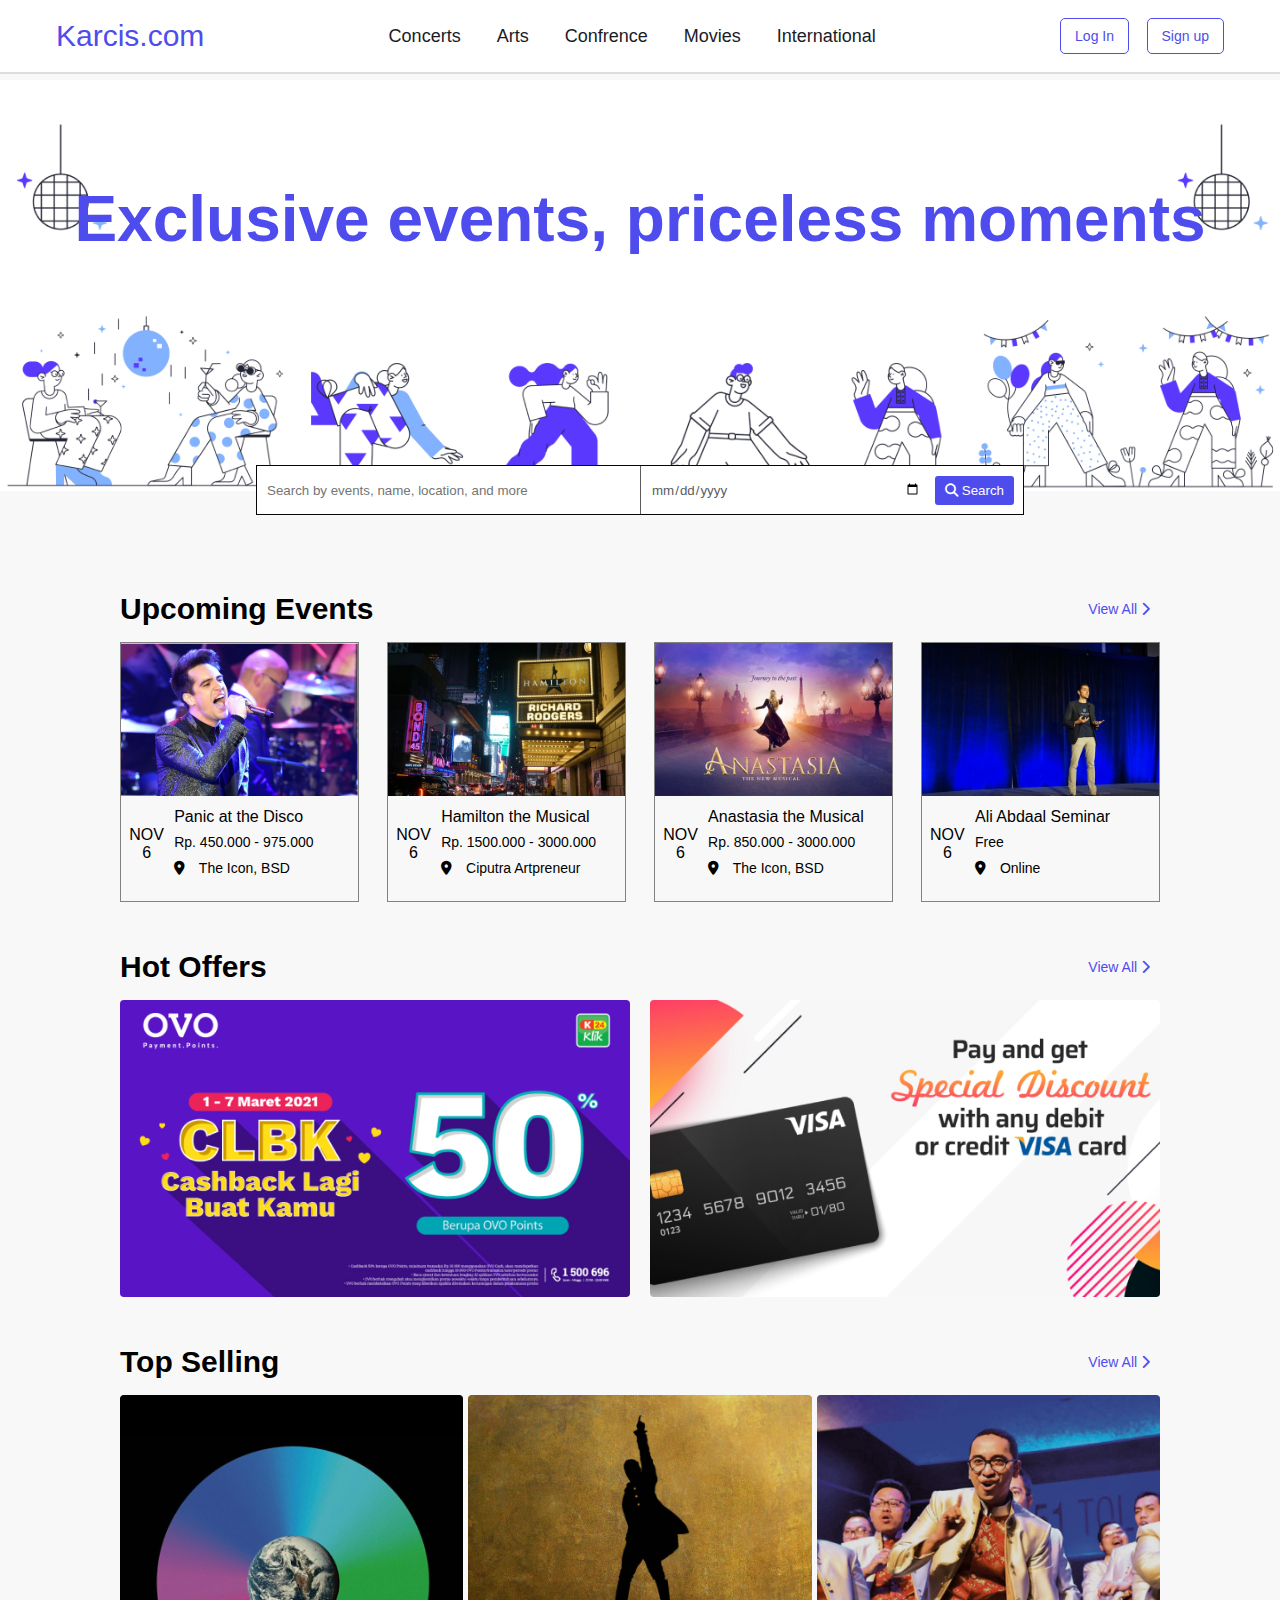
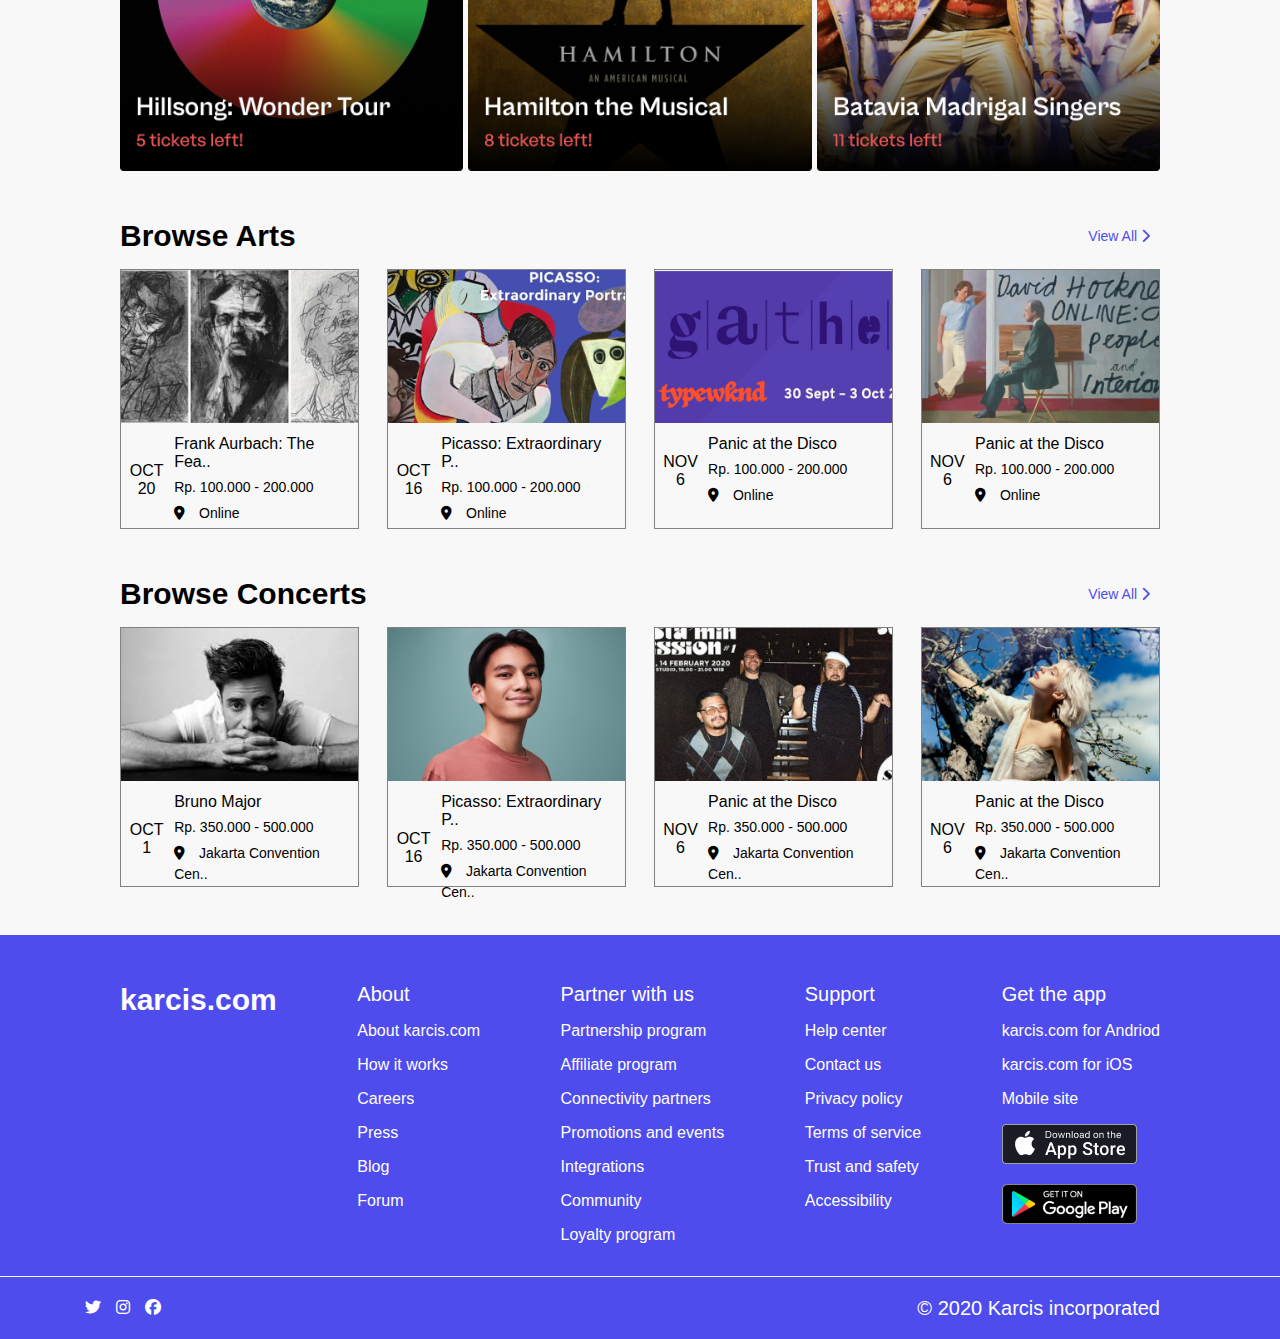
<file: index.html>
<!DOCTYPE html>
<html lang="en">
<head>
    <meta charset="UTF-8">
    <meta http-equiv="X-UA-Compatible" content="IE=edge">
    <meta name="viewport" content="width=device-width, initial-scale=1.0">
    <!-- font awesome -->
    <link rel="stylesheet" href="https://cdnjs.cloudflare.com/ajax/libs/font-awesome/6.5.1/css/all.min.css">
    
    <!-- Grotesk font -->
    <link href="https://fonts.cdnfonts.com/css/cabinet-grotesk" rel="stylesheet">
    <link rel="stylesheet" href="styles.css">
    <title>Karcis</title>
</head>
<body>
    <header class="header">
        <h4 class="nav-title-text">Karcis.com</h4>
        <ul class="nav-list">
            <li><a href="#">Concerts</a></li>
            <li><a href="#">Arts</a></li>
            <li><a href="#">Confrence</a></li>
            <li><a href="#">Movies</a></li>
            <li><a href="#">International</a></li>
        </ul>
        <div class="btn">
            <button class="nav-btn" id="log-in">Log In</button>
            <button class="nav-btn" id="sign-up">Sign up</button>
        </div>
        <div id="dropdown-menu" class="dropdown-menu">
            <i class="fa-solid fa-bars"></i>
        </div>
    </header>
    <div class="dropdown-list">
        <div class="logo">
            <i class="fa-solid fa-xmark" id="close-side-bar"></i>
        </div>
        <ul class="nav-list">
            <li><a href="#">Concerts</a></li>
            <li><a href="#">Arts</a></li>
            <li><a href="#">Confrence</a></li>
            <li><a href="#">Movies</a></li>
            <li><a href="#">International</a></li>
        </ul>
        <div class="btn">
            <button class="nav-btn" id="log-in">Log In</button>
            <button class="nav-btn" id="sign-up">Sign up</button>
        </div>
    </div>
    <main>
        <div class="hero">
            <h1 class="main-title">Exclusive events, priceless moments</h1>
            <div class="hero-search search">
                <input type="text" id="search-event" placeholder="Search by events, name, location, and more">
                <input type="date" id="search-date" placeholder="Select date">
                <button id="search-btn"><i class="fa-solid fa-magnifying-glass"></i> Search</button>
            </div>
        </div>
        <section>
            <div class="section-title">
                <h4>Upcoming Events</h4>
                <p class="view-all">View All <i class="fa-sharp fa-solid fa-chevron-right"></i></p>
            </div>
            <div id="events" class="events"></div>
        </section>
        <section>
            <div class="section-title">
                <h4>Hot Offers</h4>
                <p class="view-all">View All <i class="fa-sharp fa-solid fa-chevron-right"></i></p>
            </div>
            <div id="offers" class="offers">
                <img src="./Assets/hotOffers/ovo.png" alt="Ovo card">
                <img src="./Assets/hotOffers/visa.png" alt="Visa Card">
            </div>
        </section>
        <section>
            <div class="section-title">
                <h4>Top Selling</h4>
                <p class="view-all">View All <i class="fa-sharp fa-solid fa-chevron-right"></i></p>
            </div>
            <div id="selling" class="selling">
                <img src="./Assets/topSelling/hillsong.png" alt="hillsong">
                <img src="./Assets/topSelling/hamilton.png" alt="hamilton">
                <img src="./Assets/topSelling/batavia.png" alt="batavia">
            </div>
        </section>
        <section>
            <div class="section-title">
                <h4>Browse Arts</h4>
                <p class="view-all">View All <i class="fa-sharp fa-solid fa-chevron-right"></i></p>
            </div>
            <div id="arts" class="arts"></div>
        </section>
        <section>
            <div class="section-title">
                <h4>Browse Concerts</h4>
                <p class="view-all">View All <i class="fa-sharp fa-solid fa-chevron-right"></i></p>
            </div>
            <div id="concerts" class="concerts"></div>
        </section>
    </main>
    <footer>
        <div class="footer-top">
            <div>
                <h4>karcis.com</h4>
            </div>
            
            <ul class="footer-list">
                <li><a class="footer-title" href="#">About</a></li>
                <li><a href="#">About karcis.com</a></li>
                <li><a href="#">How it works</a></li>
                <li><a href="#">Careers</a></li>
                <li><a href="#">Press</a></li>
                <li><a href="#">Blog</a></li>
                <li><a href="#">Forum</a></li>
            </ul>

            <ul class="footer-list">
                <li><a class="footer-title" href="#">Partner with us</a></li>
                <li><a href="#">Partnership program</a></li>
                <li><a href="#">Affiliate program</a></li>
                <li><a href="#">Connectivity partners</a></li>
                <li><a href="#">Promotions and events</a></li>
                <li><a href="#">Integrations</a></li>
                <li><a href="#">Community</a></li>
                <li><a href="#">Loyalty program</a></li>
            </ul>
            
            <ul class="footer-list">
                <li><a class="footer-title" href="#">Support</a></li>
                <li><a href="#">Help center</a></li>
                <li><a href="#">Contact us</a></li>
                <li><a href="#">Privacy policy</a></li>
                <li><a href="#">Terms of service</a></li>
                <li><a href="#">Trust and safety</a></li>
                <li><a href="#">Accessibility</a></li>
            </ul>
            
            <ul class="footer-list">
                <li><a class="footer-title" href="#">Get the app</a></li>
                <li><a href="#">karcis.com for Andriod</a></li>
                <li><a href="#">karcis.com for iOS</a></li>
                <li><a href="#">Mobile site</a></li>
                <li><a href="#"><img src="./Assets/appstore.png"></a></li>
                <li><a href="#"><img src="./Assets/googleplay.png" alt=""></a></li>
            </ul>
        </div>

        <div class="footer-bottom">
            <ul class="footer-list">
                <li><a href="#"><i class="fa-brands fa-twitter"></i></a></li>
                <li><a href="#"><i class="fa-brands fa-instagram"></i></a></li>
                <li><a href="#"><i class="fa-brands fa-facebook"></i></a></li>
            </ul>
    
            <div>
                <p>&copy 2020 Karcis incorporated</p>
            </div>
        </div>
    </footer>
    
    <script src="script.js" type="module"></script>
</body>
</html>
</file>
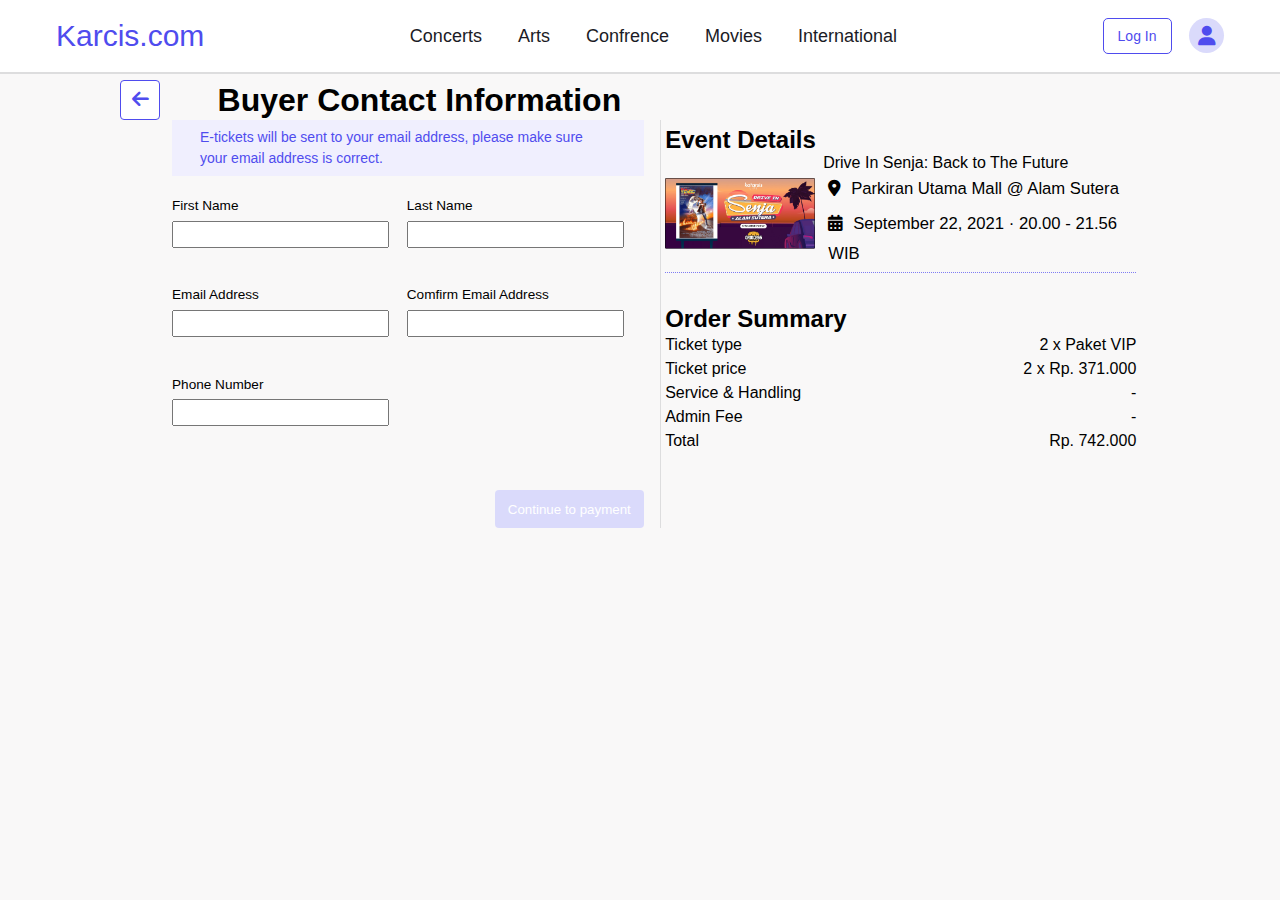
<file: checkout.html>
<!DOCTYPE html>
<html lang="en">
<head>
    <meta charset="UTF-8">
    <meta http-equiv="X-UA-Compatible" content="IE=edge">
    <meta name="viewport" content="width=device-width, initial-scale=1.0">
    <!-- font awesome -->
    <link rel="stylesheet" href="https://cdnjs.cloudflare.com/ajax/libs/font-awesome/6.5.1/css/all.min.css">
    
    <!-- Grotesk font -->
    <link href="https://fonts.cdnfonts.com/css/cabinet-grotesk" rel="stylesheet">
    <link rel="stylesheet" href="styles.css">
    <title>Karcis</title>
</head>
<body>
    <header class="header">
        <h4 class="nav-title-text">Karcis.com</h4>
        <ul class="nav-list">
            <li><a href="#">Concerts</a></li>
            <li><a href="#">Arts</a></li>
            <li><a href="#">Confrence</a></li>
            <li><a href="#">Movies</a></li>
            <li><a href="#">International</a></li>
        </ul>
        <div class="btn">
            <button class="nav-btn" id="log-in">Log In</button>
            <button class="nav-btn" id="user"><i class="fa-solid fa-user"></i></button>
        </div>
        <div id="dropdown-menu" class="dropdown-menu">
            <i class="fa-solid fa-bars"></i>
        </div>
    </header>

    <main>
        <section>
            <div class="ticket-div-title">
                <button class="left-arrow"><i class="fa-solid fa-arrow-left"></i></button>
                <h3>Buyer Contact Information</h3>
            </div>
            <div class="checkout-container">
                <div class="left-items">
                    <div class="ticket-checkout-info">
                        <p>E-tickets will be sent to your email address, please make sure your email address is correct.</p>
                    </div>
                    <form action="">
                        <div class="inputs">
                            <div>
                                <label for="firstname">First Name</label><br>
                                <input type="text" name="firstname" id="firstname" required>
                            </div>
                            <div>
                                <label for="lastname">Last Name</label><br>
                                <input type="text" name="lastname" id="lastname" required>
                            </div>
                            <div>
                                <label for="email">Email Address</label><br>
                                <input type="email" name="email" id="email" required>
                            </div>
                            <div>
                                <label for="comfirm-email">Comfirm Email Address</label><br>
                                <input type="email" name="comfirm-email" id="comfirm-email" required>
                            </div>
                            <div>
                                <label for="phone">Phone Number</label><br>
                                <input type="phone" name="phone" id="phone" required>
                            </div>
                        </div>
                        <div class="btn-payment-div">
                            <button class="btn-payment disabled" id="continue-to-payment" type="submit" >Continue to payment</button>
                        </div>
                    </form>
                </div>

                <div class="right-items">
                    <div class="checkout-event">
                        <h4>Event Details</h4>
                        <div class="img-description">
                            <img src="./Assets/senja-ticket.png" alt="Senja">
                            <div class="text-desc">
                                <h5>Drive In Senja: Back to The Future</h5>
                                <p><small><i class="fa-solid fa-location-dot"></i>Parkiran Utama Mall @ Alam Sutera</small></p>
                                <p><small><i class="fa-solid fa-calendar-days"></i>September 22, 2021 · 20.00 - 21.56 WIB</small></p>
                            </div>
                        </div>
                    </div>
                    <div class="checkout-order-sum">
                        <h4>Order Summary</h4>
                        <div class="order-price">
                            <p>Ticket type <span class="align-right" id="ticket-type">2 x Paket VIP</span></p>
                        </div>
                        <div class="order-price">
                            <p>Ticket price <span class="align-right" id="ticket-price">2 x Rp. 371.000</span></p>
                            <p>Service & Handling <span class="align-right" id="service-handling">-</span></p>
                            <p>Admin Fee <span class="align-right" id="admin-fee">-</span></p>
                        </div>
                        <div class="total">
                            <p>Total <span class="align-right" id="total">Rp. 742.000</span></p>
                        </div>
                    </div>
                </div>
            </div>
        </section>
    </main>
   
    
    <script src="script.js" type="module"></script>
</body>
</html>
</file>
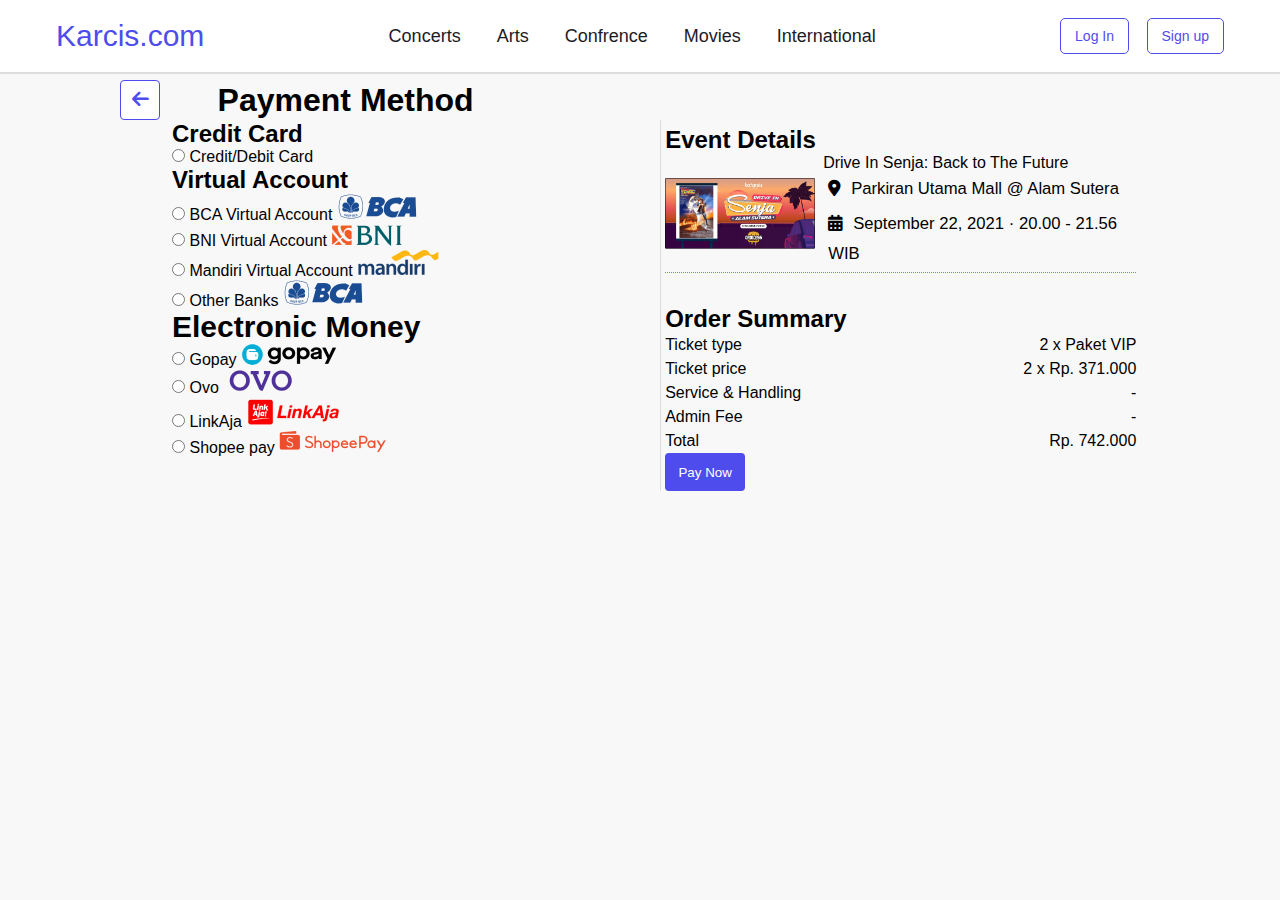
<file: paymentmethod.html>
<!DOCTYPE html>
<html lang="en">
<head>
    <meta charset="UTF-8">
    <meta http-equiv="X-UA-Compatible" content="IE=edge">
    <meta name="viewport" content="width=device-width, initial-scale=1.0">
    <!-- font awesome -->
    <link rel="stylesheet" href="https://cdnjs.cloudflare.com/ajax/libs/font-awesome/6.5.1/css/all.min.css">
    
    <!-- Grotesk font -->
    <link href="https://fonts.cdnfonts.com/css/cabinet-grotesk" rel="stylesheet">
    <link rel="stylesheet" href="styles.css">
    <title>Karcis</title>
</head>
<body>
    <header class="header">
        <h4 class="nav-title-text">Karcis.com</h4>
        <ul class="nav-list">
            <li><a href="#">Concerts</a></li>
            <li><a href="#">Arts</a></li>
            <li><a href="#">Confrence</a></li>
            <li><a href="#">Movies</a></li>
            <li><a href="#">International</a></li>
        </ul>
        <div class="btn">
            <button class="nav-btn" id="log-in">Log In</button>
            <button class="nav-btn" id="sign-up">Sign up</button>
        </div>
        <div id="dropdown-menu" class="dropdown-menu">
            <i class="fa-solid fa-bars"></i>
        </div>
    </header>

    <main>
        <section>
            <div class="ticket-div-title">
                <button class="left-arrow"><i class="fa-solid fa-arrow-left"></i></button>
                <h3>Payment Method</h3>
            </div>
            <div class="checkout-container">
                <div class="left-items">
                    <!-- Credit Cards -->
                    <h5>Credit Card</h5>
                    <div class="payment-divs">
                        <input type="radio" name="payment" id="credit-card" value="credit-card">
                        <label for="credit-card">Credit/Debit Card</label>
                    </div>
                    <!-- Virtual Accounts -->
                    <h5>Virtual Account</h5>
                    <div class="payment-divs">
                        <input type="radio" name="payment" id="bca-vit" value="bca-vit">
                        <label for="bca-vit">BCA Virtual Account</label>
                        <img src="./Assets/paymentIcons/bca.png" alt="BCA">
                    </div>
                    <div class="payment-divs">
                        <input type="radio" name="payment" id="bni-vit" value="bni-vit">
                        <label for="bni-vit">BNI Virtual Account</label>
                        <img src="./Assets/paymentIcons/bni.png" alt="BCA">
                    </div>
                    <div class="payment-divs">
                        <input type="radio" name="payment" id="mandiri-vit" value="mandiri-vit">
                        <label for="mandiri-vit">Mandiri Virtual Account</label>
                        <img src="./Assets/paymentIcons/mandiri.png" alt="Mandiri">
                    </div>
                    <div class="payment-divs">
                        <input type="radio" name="payment" id="other-banks" value="other-banks">
                        <label for="other-banks">Other Banks</label>
                        <img src="./Assets/paymentIcons/bca.png" alt="Other Banks">
                    </div>
                    <!-- Electronic Money -->
                    <h4>Electronic Money</h4>
                    <div class="payment-divs">
                        <input type="radio" name="payment" id="gopay" value="gopay">
                        <label for="gopay">Gopay</label>
                        <img src="./Assets/paymentIcons/gopay.png" alt="Gopay">
                    </div>
                    <div class="payment-divs">
                        <input type="radio" name="payment" id="ovo" value="ovo">
                        <label for="ovo">Ovo</label>
                        <img src="./Assets/paymentIcons/ovo.png" alt="Ovo">
                    </div>
                    <div class="payment-divs">
                        <input type="radio" name="payment" id="linkaja" value="linkaja">
                        <label for="linkaja">LinkAja</label>
                        <img src="./Assets/paymentIcons/linkaja.png" alt="LinkAja">
                    </div>
                    <div class="payment-divs">
                        <input type="radio" name="payment" id="shopee-pay" value="shopee-pay">
                        <label for="shopee-pay">Shopee pay</label>
                        <img src="./Assets/paymentIcons/shopeepay.png" alt="Shopee pay">
                    </div>
                </div>

                <div class="right-items">
                    <div class="checkout-event">
                        <h4>Event Details</h4>
                        <div class="img-description">
                            <img src="./Assets/senja-ticket.png" alt="Senja">
                            <div class="text-desc">
                                <h5>Drive In Senja: Back to The Future</h5>
                                <p><small><i class="fa-solid fa-location-dot"></i>Parkiran Utama Mall @ Alam Sutera</small></p>
                                <p><small><i class="fa-solid fa-calendar-days"></i>September 22, 2021 · 20.00 - 21.56 WIB</small></p>
                            </div>
                        </div>
                    </div>
                    <div class="checkout-order-sum">
                        <h4>Order Summary</h4>
                        <div class="order-price">
                            <p>Ticket type <span class="align-right" id="ticket-type">2 x Paket VIP</span></p>
                        </div>
                        <div class="order-price">
                            <p>Ticket price <span class="align-right" id="ticket-price">2 x Rp. 371.000</span></p>
                            <p>Service & Handling <span class="align-right" id="service-handling">-</span></p>
                            <p>Admin Fee <span class="align-right" id="admin-fee">-</span></p>
                        </div>
                        <div class="total">
                            <p>Total <span class="align-right" id="total">Rp. 742.000</span></p>
                        </div>
                        <div>
                            <button class="btn-payment" id="pay-now">Pay Now</button>
                        </div>
                    </div>
                </div>
      
            </div>
        </section>
    </main>
    
    <script src="script.js" type="module"></script>
</body>
</html>
</file>
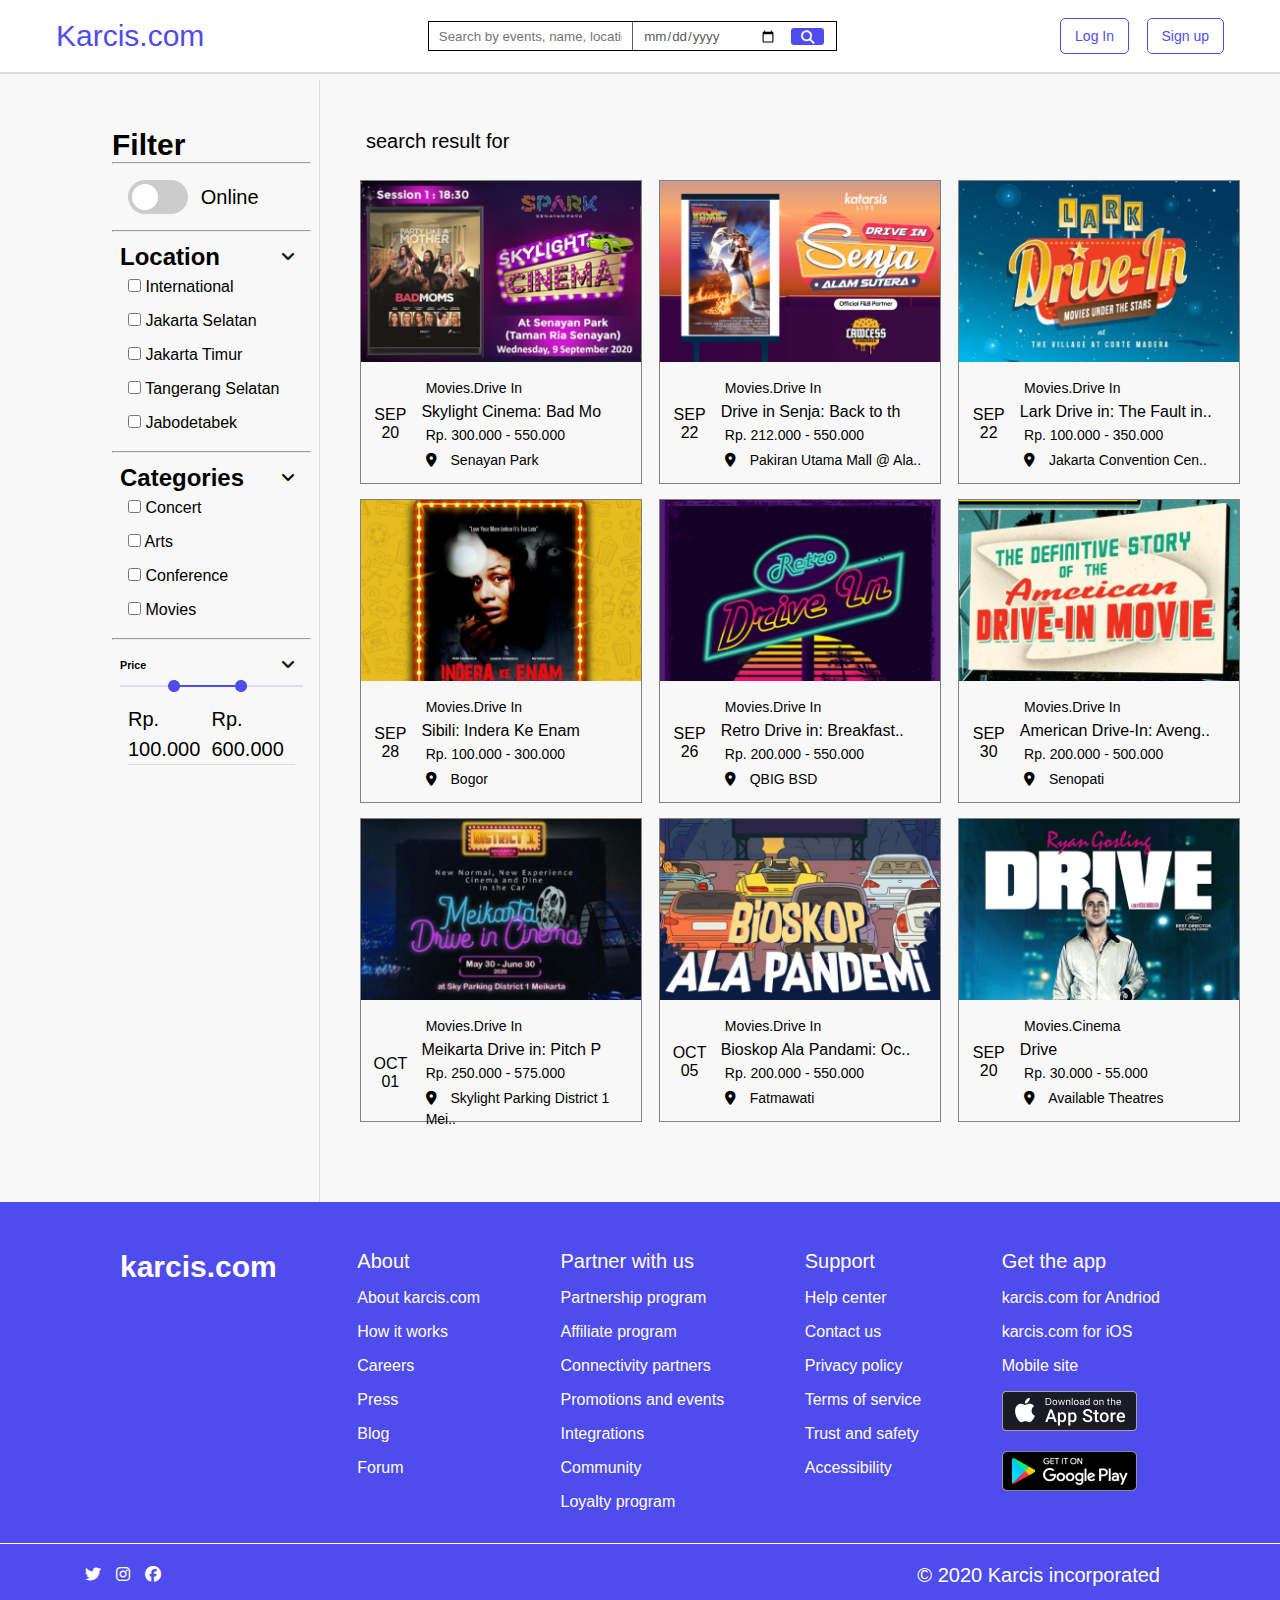
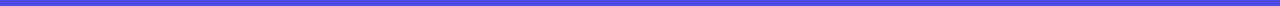
<file: search.html>
<!DOCTYPE html>
<html lang="en">
<head>
    <meta charset="UTF-8">
    <meta http-equiv="X-UA-Compatible" content="IE=edge">
    <meta name="viewport" content="width=device-width, initial-scale=1.0">
    <!-- font awesome -->
    <link rel="stylesheet" href="https://cdnjs.cloudflare.com/ajax/libs/font-awesome/6.5.1/css/all.min.css">
    <!-- Grotesk font -->
    <link href="https://fonts.cdnfonts.com/css/cabinet-grotesk" rel="stylesheet">
    <link rel="stylesheet" href="styles.css">
    <title>Document</title>
</head>
<body>
    <!-- Nav Bar -->
    <header class="header">
        <h4 class="nav-title-text">Karcis.com</h4>
        <div class="nav-search search">
            <input type="text" id="search-event" placeholder="Search by events, name, location, and more">
            <input type="date" id="search-date" placeholder="Select date">
            <button id="search-btn"><i class="fa-solid fa-magnifying-glass"></i></button>
        </div>
        <div class="btn">
            <button class="nav-btn" id="log-in">Log In</button>
            <button class="nav-btn" id="sign-up">Sign up</button>
        </div>
        <div id="dropdown-menu" class="dropdown-menu">
            <i class="fa-solid fa-bars"></i>
        </div>
    </header>
    <div class="dropdown-list">
        <div class="logo">
            <i class="fa-solid fa-xmark" id="close-side-bar"></i>
        </div>
        <div class="btn">
            <button class="nav-btn" id="log-in">Log In</button>
            <button class="nav-btn" id="sign-up">Sign up</button>
        </div>
    </div>
    <main class="search-main">
        <!-- Side Bar -->
        <div class="side-bar">
            <h4>Filter</h4>
            <hr>
            <div class="slider-container">
                <label class="switch">
                    <input type="checkbox">
                    <span class="slider round"></span>
                </label>
                    <p>Online</p>
            </div>
            <hr>
            <!-- Location -->
            <div class="location">
                <div class="filter-heading">
                    <h5>Location</h5>
                    <div>
                        <i class="angleDown fa-solid fa-angle-down" id="angleDown"></i>
                    </div>
                </div>
                <div class="filter-list">
                    <div class="checkbox">
                        <input type="checkbox" name="check" id="">
                        <label for="text">International</label>
                    </div>
                    <div class="checkbox">
                        <input type="checkbox" name="check" id="">
                        <label for="text">Jakarta Selatan</label>
                    </div>
                    <div class="checkbox">
                        <input type="checkbox" name="check" id="">
                        <label for="text">Jakarta Timur</label>
                    </div>
                    <div class="checkbox">
                        <input type="checkbox" name="check" id="">
                        <label for="text">Tangerang Selatan</label>
                    </div>
                    <div class="checkbox">
                        <input type="checkbox" name="check" id="">
                        <label for="text">Jabodetabek</label>
                    </div>
                </div>
            </div>
            <hr>
            <!-- Categories -->
            <div class="categories">
                <div class="filter-heading">
                    <h5>Categories</h5>
                    <div>
                        <i class="angleDown fa-solid fa-angle-down" id="angleDown"></i>
                    </div>
                </div>
                <div class="filter-list">
                    <div class="checkbox">
                        <input type="checkbox" name="check" id="">
                        <label for="text">Concert</label>
                    </div>
                    <div class="checkbox">
                        <input type="checkbox" name="check" id="">
                        <label for="text">Arts</label>
                    </div>
                    <div class="checkbox">
                        <input type="checkbox" name="check" id="">
                        <label for="text">Conference</label>
                    </div>
                    <div class="checkbox">
                        <input type="checkbox" name="check" id="">
                        <label for="text">Movies</label>
                    </div>
                </div>
            </div>
            <hr>
            <!-- Price -->
            <div class="price">
                <div class="filter-heading">
                    <h6>Price</h6>
                    <div>
                        <i class="angleDown fa-solid fa-angle-down" id="angleDown"></i>
                    </div>
                </div>
                <div class="filter-list">
                   <img src="./Assets/search/slider.png" alt="slider">
                   <div class="price-amount">
                       <p>Rp. 100.000</p>
                       <p>Rp. 600.000</p>
                   </div>
                </div>
            </div>
        </div>
        <!-- Search field for small Screens only -->
        <div class="body-search search">
            <input type="text" id="search-event" placeholder="Search by events, name, location, and more">
            <input type="date" id="search-date" placeholder="Select date">
            <button id="search-btn"><i class="fa-solid fa-magnifying-glass"></i>Search</button>
        </div>
        <!-- Search Display -->
        <div class="search-display" id="search-display">
            <p id="search-result">search result for</p>
            <div class="display-container" id="display-container"></div>
        </div>
    </main>

    <footer>
        <div class="footer-top">
            <div>
                <h4>karcis.com</h4>
            </div>
            
            <ul class="footer-list">
                <li><a class="footer-title" href="#">About</a></li>
                <li><a href="#">About karcis.com</a></li>
                <li><a href="#">How it works</a></li>
                <li><a href="#">Careers</a></li>
                <li><a href="#">Press</a></li>
                <li><a href="#">Blog</a></li>
                <li><a href="#">Forum</a></li>
            </ul>

            <ul class="footer-list">
                <li><a class="footer-title" href="#">Partner with us</a></li>
                <li><a href="#">Partnership program</a></li>
                <li><a href="#">Affiliate program</a></li>
                <li><a href="#">Connectivity partners</a></li>
                <li><a href="#">Promotions and events</a></li>
                <li><a href="#">Integrations</a></li>
                <li><a href="#">Community</a></li>
                <li><a href="#">Loyalty program</a></li>
            </ul>
            
            <ul class="footer-list">
                <li><a class="footer-title" href="#">Support</a></li>
                <li><a href="#">Help center</a></li>
                <li><a href="#">Contact us</a></li>
                <li><a href="#">Privacy policy</a></li>
                <li><a href="#">Terms of service</a></li>
                <li><a href="#">Trust and safety</a></li>
                <li><a href="#">Accessibility</a></li>
            </ul>
            
            <ul class="footer-list">
                <li><a class="footer-title" href="#">Get the app</a></li>
                <li><a href="#">karcis.com for Andriod</a></li>
                <li><a href="#">karcis.com for iOS</a></li>
                <li><a href="#">Mobile site</a></li>
                <li><a href="#"><img src="./Assets/appstore.png"></a></li>
                <li><a href="#"><img src="./Assets/googleplay.png" alt=""></a></li>
            </ul>
        </div>

        <div class="footer-bottom">
            <ul class="footer-list">
                <li><a href="#"><i class="fa-brands fa-twitter"></i></a></li>
                <li><a href="#"><i class="fa-brands fa-instagram"></i></a></li>
                <li><a href="#"><i class="fa-brands fa-facebook"></i></a></li>
            </ul>
    
            <div>
                <p>&copy 2020 Karcis incorporated</p>
            </div>
        </div>
    </footer>

    <script src="search.js" type="module"></script>
</body>
</html>
</file>
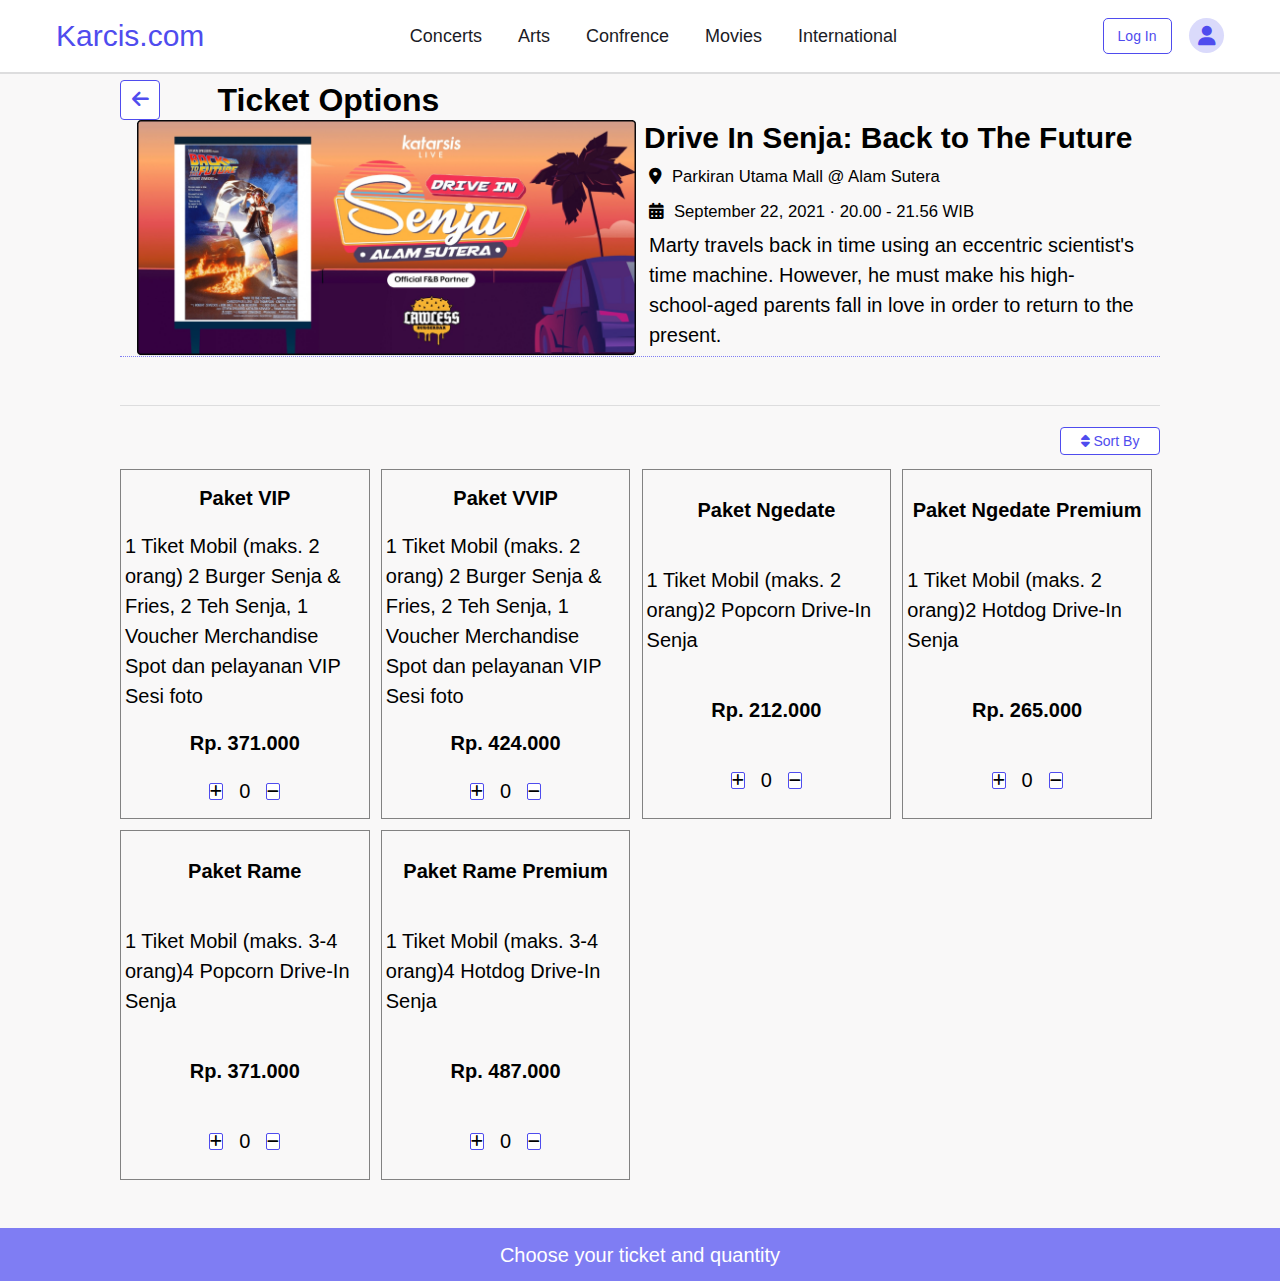
<file: ticketInfo.html>
<!DOCTYPE html>
<html lang="en">
<head>
    <meta charset="UTF-8">
    <meta http-equiv="X-UA-Compatible" content="IE=edge">
    <meta name="viewport" content="width=device-width, initial-scale=1.0">
     <!-- font awesome -->
     <link rel="stylesheet" href="https://cdnjs.cloudflare.com/ajax/libs/font-awesome/6.5.1/css/all.min.css">
    
     <!-- Grotesk font -->
     <link href="https://fonts.cdnfonts.com/css/cabinet-grotesk" rel="stylesheet">
     <link rel="stylesheet" href="styles.css">
    <title>Karcis</title>
</head>
<body>
    <!-- NavBar -->
    <header class="header">
        <h4 class="nav-title-text">Karcis.com</h4>
        <ul class="nav-list">
            <li><a href="#">Concerts</a></li>
            <li><a href="#">Arts</a></li>
            <li><a href="#">Confrence</a></li>
            <li><a href="#">Movies</a></li>
            <li><a href="#">International</a></li>
        </ul>
        <div class="btn">
            <button class="nav-btn" id="log-in">Log In</button>
            <button class="nav-btn" id="user"><i class="fa-solid fa-user"></i></button>
        </div>
        <div id="dropdown-menu" class="dropdown-menu">
            <i class="fa-solid fa-bars"></i>
        </div>
    </header>
    <main>
        <section>
            <div class="ticket-div-title">
                <button class="left-arrow"><i class="fa-solid fa-arrow-left"></i></button>
                <h3>Ticket Options</h3>
            </div>
            <div class="img-description">
                <img src="./Assets/senja-ticket.png" alt="Senja">
                <div class="text-desc">
                    <h4>Drive In Senja: Back to The Future</h4>
                    <p><small><i class="fa-solid fa-location-dot"></i>Parkiran Utama Mall @ Alam Sutera</small></p>
                    <p><small><i class="fa-solid fa-calendar-days"></i>September 22, 2021 · 20.00 - 21.56 WIB</small></p>
                    <p>Marty travels back in time using an eccentric scientist's time machine. However, he must make his high-school-aged parents fall in love in order to return to the present.</p>
                </div>
            </div>
        </section>
        <section class="section-lower">
            <div class="btn-sort-div">
                <button class="btn-sort"><i class="fa-solid fa-sort"></i> Sort By</button>
            </div>
            <div class="price-pakets">
                <div class="paket-card">
                    <h5>Paket VIP</h5>
                    <p>1 Tiket Mobil (maks. 2 orang) 2 Burger Senja & Fries, 2 Teh Senja, 1 Voucher Merchandise Spot dan pelayanan VIP Sesi foto</p>
                    <h5>Rp. 371.000</h5>
                    <div class="quantity">
                        <button class="btn-paket"><i class="fa-solid fa-plus"></i></button>
                        <p>0</p>
                        <button class="btn-paket"><i class="fa-solid fa-minus"></i></button>
                    </div>
                </div>
                <div class="paket-card">
                    <h5>Paket VVIP</h5>
                    <p>1 Tiket Mobil (maks. 2 orang) 2 Burger Senja & Fries, 2 Teh Senja, 1 Voucher Merchandise Spot dan pelayanan VIP Sesi foto</p>
                    <h5>Rp. 424.000</h5>
                    <div class="quantity">
                        <button class="btn-paket"><i class="fa-solid fa-plus"></i></button>
                        <p>0</p>
                        <button class="btn-paket"><i class="fa-solid fa-minus"></i></button>
                    </div>
                </div>
                <div class="paket-card">
                    <h5>Paket Ngedate</h5>
                    <p>1 Tiket Mobil (maks. 2 orang)2 Popcorn Drive-In Senja</p>
                    <h5>Rp. 212.000</h5>
                    <div class="quantity">
                        <button class="btn-paket"><i class="fa-solid fa-plus"></i></button>
                        <p>0</p>
                        <button class="btn-paket"><i class="fa-solid fa-minus"></i></button>
                    </div>
                </div>
                <div class="paket-card">
                    <h5>Paket Ngedate Premium</h5>
                    <p>1 Tiket Mobil (maks. 2 orang)2 Hotdog Drive-In Senja</p>
                    <h5>Rp. 265.000</h5>
                    <div class="quantity">
                        <button class="btn-paket"><i class="fa-solid fa-plus"></i></button>
                        <p>0</p>
                        <button class="btn-paket"><i class="fa-solid fa-minus"></i></button>
                    </div>
                </div>
                <div class="paket-card">
                    <h5>Paket Rame</h5>
                    <p>1 Tiket Mobil (maks. 3-4 orang)4 Popcorn Drive-In Senja</p>
                    <h5>Rp. 371.000</h5>
                    <div class="quantity">
                        <button class="btn-paket"><i class="fa-solid fa-plus"></i></button>
                        <p>0</p>
                        <button class="btn-paket"><i class="fa-solid fa-minus"></i></button>
                    </div>
                </div>
                <div class="paket-card">
                    <h5>Paket Rame Premium</h5>
                    <p>1 Tiket Mobil (maks. 3-4 orang)4 Hotdog Drive-In Senja</p>
                    <h5>Rp. 487.000</h5>
                    <div class="quantity">
                        <button class="btn-paket"><i class="fa-solid fa-plus"></i></button>
                        <p>0</p>
                        <button class="btn-paket"><i class="fa-solid fa-minus"></i></button>
                    </div>
                </div>
            </div>
        </section>
        <div class="ticket-qty">
            <p class="choose-ticket-qty">Choose your ticket and quantity</p>
            <!-- <div class="ticket-qty-chosen">
                <p class="ticket-qty-p"><span>Qty</span><span class="bold" id="ticket-qty">2</span></p>
                <p class="ticket-qty-p"><span>Type</span><span class="bold" id="ticket-qty">VIP</span></p>
                <p class="ticket-qty-p"><span>Price Total(IDR)</span><span class="bold" id="ticket-qty">RP. 742</span></p>
            </div> -->
            <!-- <div class="buy-ticket-div">
                <button id="btn-buy-ticket">Buy Ticket</button>
            </div> -->
        </div>

    </main>
</body>
</html>
</file>
<file: styles.css>
* {
    box-sizing: border-box;
    margin: 0;
    padding: 0;
    font-family: 'Cabinet Grotesk', sans-serif;
}
/* General Selectors */
body {
    background-color: #f9f8f8;
}
.nav-list, .footer-list {
    list-style: none;
}
.nav-list > li > a,
.footer-list > li > a,
.footer-title > a {
    text-decoration: none;
}
.nav-title-text,
.nav-btn,
.main-title,
.fa-chevron-right,
.view-all {
    color: #4F4CEE;
}
main {
    margin-top: 5em;
}
section {
    margin: 3em 7.5em;
}
h3 {
    font-size: 2rem;
    font-weight: 700;
}
h4 {
    font-size: 1.875rem;
    font-weight: 700;
    margin-bottom: 0;
}
h5 {
    font-size: 1.5rem;
    font-weight: 700; 
}
p {
    font-size: 1.25rem;
    font-weight: 300;
    line-height: 1.5;
}
p i {
    padding-right: 10px ;
}
p small {
    font-weight: 500;
}
.grey-text {
    color: #5C5C5F;
}
/* Header Section */
.header {
    width: 100%;
    height: 4.65em;
    padding: 0.3em 3.5em;
    background-color: #fff;
    border-bottom: 2px solid #DDDDDE ;
    display: flex;
    justify-content: space-between;
    align-items: center;
    position: fixed;
    top: 0;
    left: 0;
    z-index: 1;
}
.nav-title-text {
    font-size: 1.875rem;
    font-weight: 500;
    margin-top: auto;
    margin-bottom: auto;
}

.nav-list {
    display: flex;
}

.nav-list > li > a {
    font-size: 1.125rem;
    font-family: inherit;
    color: #1B1B25;
    padding: 1em;
}
.header .btn {
    display: flex;
}

.nav-btn {
    padding: 0.625em 1em;
    font-size: 0.875rem;
    background-color: transparent;
    border: 1px solid #4F4CEE;
    border-radius: 5px;
}

.nav-btn:hover,
.nav-btn:active {
    background-color: #4F4CEE;
    color: #fff;
}

#log-in {
    margin-right: 1.25em;
}
.dropdown-menu {
    display: none;
    font-size: 30px;
    color: #4F4CEE;
}
.dropdown-menu:hover {
    transform: scale(1.1);
    transition: 0.5s ease-out;
}


/* Dropdown List */
.dropdown-list {
    display: none;
    padding: 2em;
    flex-direction: column;
    background-color: #fff;
    width: 40%;
    position: fixed;
    box-shadow: 0 0 5px #1e1e1e;
    top: 0;
    right: 0;
    z-index: 1;
}
.dropdown-list .logo {
    align-self: flex-end;
    margin-bottom: 2em;
    font-size: 20px;
    border-radius: 3px;
    padding: 0.3em 0.6em;
}
.dropdown-list .logo:hover {
    background-color: #4F4CEE;
    color: #fff;
    transition: 0.5s ease-in-out;
}
.dropdown-list .nav-list,
.dropdown-list .btn {
    display: flex;
    flex-direction: column;
}
.dropdown-list .nav-list li,
.dropdown-list .btn button {
    margin-bottom: 1.5em;
    width: 80%;
}
.dropdown-list .nav-list li:hover,
.dropdown-list .btn button:hover {
    background-color: #4F4CEE;
    padding: 1em;
    transition: 0.5s ease-in-out;
    border-radius: 5px;
}
.dropdown-list .nav-list li a:hover {
    color: #fff;
} 

/* Hero */
.hero {
    width: 100%;
    margin-top: 3em;
    height: 29em;
    background-image: url(./Assets/Frame1.png);
    background-size: 100%;
    background-repeat: no-repeat;
    text-align: center;
    position: relative;
}

.main-title {
    font-size: 4rem;
    padding-top: 100px;
    line-height: 79.36px;
}
.hero-search {
    position: absolute;
    top: 83%;
    left: 50%;
    transform: translate(-50%);
    width: 60%;
    height: 50px;
}

.search {
    padding: 0;
    display: flex;
    align-items: center;
    background: #fff;
    border: 1px solid #060609;
}

.search:hover {
    box-shadow: 6px 8px 0px 0px #0022BA;

}
#search-event {
    width: 50%;
}
#search-event,
#search-date {
    height: 100%;
    padding-right: 10px;
    padding-left: 10px;
    color: #5C5C5F;
    border: none;
}
#search-date {
    width: 38%;
    border-left: 1.5px solid #5C5C5F;
}
#search-btn {
    height: 60%;
    border: none;
    background-color: #4F4CEE;
    color: #fff;
    border-radius: 3px;
    align-self: center;
    padding: 2px 10px;
    margin-left: 4px;
}
/* Section */
.section-title {
    display: flex;
    justify-content: space-between;
    align-items: center;
}

.section-title > p,
.section-title > p > i {
    font-size: 0.875rem;
}

.events,
.arts,
.concerts,
.offers,
.selling {
    display: flex;
    justify-content: space-between;
    flex-wrap: nowrap;
    margin-top: 1em;
}

.card {
    border: 1px solid #828282;
    width: 23%;
    height: 260px;
    margin-top: 0;
}
.card:hover{
    box-shadow: 6px 8px 0px 0px #0022BA;

}
.card-top img {
    width: 100%;
}

.card-bottom {
    display: flex;
    justify-content: center;
    align-items: center;
    gap: 10px;
    padding: 0.5em;
}

.card-bottom h5 {
    font-size: 1rem;
    font-weight: 500;
    margin: 0;
}

.card-bottom p {
    font-size: 0.875rem;
    font-weight: 400;
    margin-top: 0.4em;
}
.date {
    width: 16%;
    text-align: center;
}

.price_location {
    width: 80%;
}
.offers> img {
    width: 49%;
    border-radius: 4px;
}
.selling> img {
    width: 33%;
}

/* Footer */
footer {
    background: #4F4CEE;
    color: #fff;
    display: flex;
    flex-direction: column;
}
footer a {
    color: inherit;
}
.footer-top,
.footer-bottom {
    display: flex;
    justify-content: space-between;
    
}

.footer-icons {
    display: flex;
    justify-content: flex-start;
}
.footer-top {
    padding: 3em 7.5em 1em; 
}

.footer-top h4 {
    margin-top: 0;
}

.footer-title {
    font-size: 1.25rem;
}

.footer-bottom {
    border-top: 1px solid #fff;
    align-items: center;
    padding: 1em 7.5em;
}

.footer-list li  {
    padding: 0 0 1em;
}

.footer-bottom .footer-list {
    display: flex;
    justify-content: start;
    margin-left: -35px;
    gap: 15px;
}
.footer-bottom .footer-list li {
    padding-bottom: 0;
}

/* Search page */
/* Header */
.nav-search {
    width: 35%;
    height: 30px;
    padding: 0;
}
.body-search {
    display: none;
    width: 70%;
    height: 50px;
    padding: 0;
}
/* Slider */
.switch {
    position: relative;
    display: inline-block;
    width: 60px;
    height: 34px;
    margin-right: 0.8em;
  }
  .switch input { 
    opacity: 0;
    width: 0;
    height: 0;
  }
  .slider-container {
    display: flex;
    align-items: center;
    padding: 1em;
  }
  .slider {
    position: absolute;
    cursor: pointer;
    top: 0;
    left: 0;
    right: 0;
    bottom: 0;
    background-color: #ccc;
    -webkit-transition: .4s;
    transition: .4s;
  }
  .slider:before {
    position: absolute;
    content: "";
    height: 26px;
    width: 26px;
    left: 4px;
    bottom: 4px;
    background-color: white;
    -webkit-transition: .4s;
    transition: .4s;
  }
  input:checked + .slider {
    background-color: #2196F3;
  }
  input:focus + .slider {
    box-shadow: 0 0 1px #2196F3;
  }
  input:checked + .slider:before {
    -webkit-transform: translateX(26px);
    -ms-transform: translateX(26px);
    transform: translateX(26px);
  }
  /* Rounded sliders */
  .slider.round {
    border-radius: 34px;
  }
  .slider.round:before {
    border-radius: 50%;
  }
  /* Search Card */
  .display-container {
      margin-top: 1.5em;
  }
  .display-container .card {
      width: 32%;
      height: 19em;
  }
  .search-main {
      display: grid;
      grid-template-columns: 1fr 4fr;
  }
  .side-bar {
      padding: 3em 0.5em 2.5em 7em;
      border-right: 1px solid #DDDDDE;
  }
  /* .side-bar h4,
  .slider-container {
      padding: 0.5em;
  } */
  .location,
  .categories,
  .price {
      margin-top: 2em;
      margin-bottom: 0.2em;
  }
  .location div,
  .categories div,
  .price div {
      padding: 0.5em;
  }
  .search-display {
      padding: 2.5em;
      margin-bottom: 2.5em;  
  }
  .display-container {
      display: flex;
      flex-wrap: wrap;
      justify-content: space-between;
      /* align-items: center; */
      gap: 15px;
  }
  .search-display p {
      margin: 0.3em;
  }
  .filter-heading {
      display: flex;
      justify-content: space-between;
      padding: 1em;
      align-items: center;
      margin-top: -2em;
  }
  .filter-list {
      margin-top: -1.25em;
  }
  .price-amount {
      display: flex;
      justify-content: space-between;
      padding: 0.15em;
  }
  .price-amount>p {
      border-bottom: 0.8px solid #DDDDDE;
  }

  /* Event Detail */
  .event-main {
      padding-top: 4em;
      display: grid;
      grid-template-columns: 1fr 8fr;
      gap: 1.5em;
  }
  .main-section {
      padding-right: 11em;
  }
  .main-img-div {
      background-color: #DADAFB;
      padding: 1.25em;
      margin-bottom: 3em;
      border-radius: 5px;
  }
  .main-img-div img {
      width: 100%;
  }
  .event-sideBar-link {
      display: none;
  }
  /* .share-hover:hover + .share-copy, 
  .share-hover:hover + .share-insta,
  .share-hover:hover + .share-twit,
  .share-hover:hover + .share-fb {
      display: block;
  } */
  .event-side-bar, .event-icons {
      display: flex;
      flex-direction: column;
      align-items: center;
      gap: 1.3em;
  }
  .event-icons .fa-brands,
  .event-icons .fa-solid {
      color: #4F4CEE;
      font-size: 1.5rem;
      border: 1px solid #4F4CEE;
      padding: 0.3em;
      border-radius: 5px;
      width: 40px;
      height: 40px;
  }
  .event-description {
      display: flex;
      justify-content: space-between;
      align-items: center;
      margin-bottom: 3em;
      gap: 2.5em;
  }
  .event-description-text {
      max-width: 550px;
  }
  .event-description-text h4,
  .event-info h4 {
      padding-bottom: 1em;
  }
  .event-description-ticket {
      width: 350px;
      height: 170px;
      padding: 1.5em;
      border: 1px solid #828282;
      border-radius: 5px;
      text-align: center;
      box-shadow: 6px 8px 0px 0px #0022BA;
  }
  .event-description-ticket p {
      margin-bottom: 0.85em;
  }
  .event-description-ticket button {
      color: #fff;
      background-color: #4F4CEE;
      border: none;
      border-radius: 4px;
      width: 80%;
      padding: 0.625rem 1rem;
  }
  p.grey-text {
      font-size: 1rem;
  }
  .event-info,
  .event-items,
  .event-items-inner {
      display: flex;
  }
  .event-info {
      flex-direction: column;
      margin-bottom: 3em;
    }
    .event-items {
      margin-bottom: 3em;
  }
  .event-items,
  .event-items-inner {
      justify-content: space-between;
      align-items: center;
  }
  .event-items-inner {
      max-width: 300px;
      gap: 1em;
  }
  .event-items-inner i {
      font-size: 1.5rem;
      color: #4F4CEE;
  }
  .event-items-inner h5 {
      margin: -5px;
  }
  .des-heading {
      margin-bottom: 0;
  }
  .terms-div {
    margin: 2em 0 5em;
  }
  .terms-btn {
      padding: 0.8em 1em;
      width: 100%;
      background-color: transparent;
      border: 1px solid #828282;
      border-radius: 4px;
      font-size: 1.1rem;
      text-align: left;  
  }
  .terms-btn .fa-angle-down {
      padding-left: 80%;
  }
  .condition-text {
      display: none;
      background-color: #1B1B25;
      border-radius: 5px;
      color: #fff;
      padding: 2em;
  }
/* Ticket Info */
.ticket-div-title,
.img-description,
.price-pakets,
.paket-card,
.quantity {
    display: flex;
    align-items: center;
}
.img-description {
    justify-content: space-between;
    margin-left: 3em;
}
.img-description>img,
.text-desc {
    width: 48%; 
}
.left-arrow {
    width: 40px;
    height: 40px;
    background-color: #fff;
    border: 1px solid #4F4CEE;
    border-radius: 4px;
    font-size: 1.2rem;
    color: #4F4CEE;
    margin-right: 3em;
}
.text-desc>p {
    margin: 5px;
}
.section-lower {
    border-top: 1px solid #DDDDDE;
}
.btn-sort {
    display: block;
    width: 100px;
    background-color: #fff;
    color: #4F4CEE;
    border: 1px solid #4F4CEE;
    border-radius: 4px;
    font-size: 00.875rem;
    padding: 5px 10px;
    margin: 1.5em 0 1em auto;
}
.price-pakets {
    flex-wrap: wrap;
    gap: 0.7em;
}
.paket-card {
    flex-direction: column;
    justify-content: space-around;
    border: 1px solid #828282;
    padding: 4px;
    height: 350px;
    width: 24%;
}
.paket-card>h5 {
    font-size: 1.25rem;
    margin: 5px;
}
.quantity {
    gap: 1em;
}
.btn-paket {
    background-color: #fff;
    border: 1px solid #4F4CEE;
    border-radius: 2px;
}
.ticket-qty {
    background-color: #7F7DF3;
    padding: 0.7em 7em;
    color: white;
}
.ticket-qty-flex {
    display: flex;
    justify-content: space-between;
    align-items: center;
}
.choose-ticket-qty {
    text-align: center;
}
.ticket-qty-chosen {
    display: flex;
    gap: 1em;
}
.ticket-qty-p {
    display: flex;
    flex-direction: column;
    justify-content: center;
    align-items: center;
}
.ticket-qty-p span {
    font-size: 1.125rem;
    font-weight: 400;
}
.ticket-qty-p .bold {
    font-size: 1.25;
}
#btn-buy-ticket{
    color: #4F4CEE;
    background-color: #fff;
    padding: 0.7em 1em;
    border: none;
    border-radius: 4px;
}
#btn-buy-ticket:hover {
    transform: scale(1.1);
    transition: all 0.5s ease-in-out;
}
#user {
    display: flex;
    justify-content: center;
    align-items: center;
    font-size: 1.25rem;
    color: #4F4CEE;
    width: 35px;
    height: 35px;
    border: none;
    border-radius: 50%;
    padding: 12px;
    background-color: #DADAFB;
}

/* Check out */
.checkout-container {
    display: flex;
    margin-left: 3em;
    margin-bottom: 5em;
    gap: 1em;
}
.left-items, 
.right-items {
    width: 48%;
    padding-left: 0.25em;
}
.right-items {
    border-left: 1px solid #DDDDDE;
}
.ticket-checkout-info {
    background-color: #F0EFFE;
}
.ticket-checkout-info > p {
    font-size: 00.875rem;
    color: #4F4CEE;
    padding: 0.5em 3em 0.5em 2em;
}
.inputs {
    display: flex;
    flex-wrap: wrap;
    gap: 1.1em;
}
.inputs div {
    width: 46%;
    margin: 1.25em 0 0;
}
.inputs label {
    font-size: 0.85rem;
    font-weight: 400;
}
.inputs input {
    width: 100%;
    padding: 0.3em 1em;
    margin-top: 0.5em;
}
.btn-payment-div {
    margin-top: 4em;
    display: flex;
    justify-content: end;
}
.btn-payment {
    color: #fff;
    background-color: #4F4CEE;
    padding: 0.875em 1em;
    border: none;
    border-radius: 4px;
    cursor: pointer;
}
.btn-payment.disabled {
    background-color: #DADAFB;
    cursor: not-allowed;
}
.checkout-event h4,
.checkout-order-sum h4 {
    margin-top: 0.25em;
    font-size: 1.5rem;
}
.checkout-order-sum p {
    font-size: 1rem;
}
.checkout-event h5 {
    font-size: 1rem;
    font-weight: 500;
    margin-bottom: 0;
}
.img-description{
    display: flex;
    justify-content: center;
    align-items: center;
    flex-wrap: nowrap;
    gap: 0.5em;
    margin: 0 0 2em;   
    border-bottom: 1px dotted #7F7DF3;
}
.checkout-event .text-desc {
    width: 70%;
}
.checkout-event .text-desc p{
    margin-top: 0;
}
.right-items .img-description img {
    width: 150px;
}
span.align-right {
    display: inline-block;
    float: right;
}



/* Media queries */
/* Mobile Devices */
@media screen and (max-width: 860px) {
    /* General */
    h3 {
        font-size: 1.65rem;
    }
    h4 {
        font-size: 1.5rem;
    }
    h5 {
        font-size: 1.25rem; 
    }
    p {
        font-size: 1rem;
    }
    section {
        margin: 1em 0.5em;
        padding: 0.25em;
    }
    /* Home page */
    /* Header */
    .header {
        width: 100%;
        padding: 1em;   
    }
    .header .nav-list,
    .header .btn {
        display: none;
    }
    .dropdown-menu {
        display: flex;
    }
    /* Hero */
    .hero {
        width: 100%;
        height: fit-content;
        margin-top: 0;
        margin-bottom: 4em;
        background-image: linear-gradient(90deg, rgb(128, 128, 128),rgb(226, 200, 200));
    }
    .main-title {
        width: 100%;
        font-size: 2rem;
        padding: 30px 10px;
        line-height: 30px;
    }
    /* Search */
    .search {
        width: 95%;
        height: 60px;
        padding: 0.25em;
    }
    .fa-magnifying-glass {
        display: none;
    }
    .footer-top,
    .footer-bottom {
        padding-left: 9em;
        padding-right: 9em;
    }
    /* Section Divs */
    .view-all {
        display: none;
    }
    .card {
        width: 48%;
        height: 350px;
        margin-bottom: 1.5em;
    }
    .events,
    .arts,
    .concerts,
    .offers,
    .selling {
        justify-content: space-between;
        flex-wrap: wrap;
        margin-top: 1em;
    }
    .offers> img {
        width: 80%;
        margin-bottom: 2em;
    }
    .selling, .offers {
        justify-content: center;
    }
    .selling> img {
        width: 80%;
        margin-bottom: 1.5em;
        align-self: center;
    }
    footer {
        width: 100%;
    }
    .footer-top {
        display: none;
    }
    .footer-bottom {
        padding-left: 3em;
        padding-right: 1em;
    }
    /* Search Page */
    /* Header */
    .nav-search {
        display: none;
    }
    /* Main */
    .side-bar {
        display: none;
    }
    .search-main {
        display: flex;
        flex-direction: column;
    }
    .body-search {
        width: 80%;
        display: flex;
        margin: 2em auto;
    }
    .display-container {
        justify-content: center;
    }
    .display-container .card {
        width: 80%;
        height: 32.2em;
    }

    /* Envent Details Page */
    .event-main {
        padding-left: 1em;
    }
   .main-section {
        padding-right: 3em;
    }
   .event-description {
        flex-direction: column;
        justify-content: center;
        gap: 2.5em;
    }
    .event-description-text {
        max-width: 100%;
    }
    .event-items {
        flex-direction: column;
        align-items: flex-start;
        gap: 2em;
        margin-bottom: 0;
    }
}
/* Intermediate Devices */
@media screen and (max-width: 1149px) and (min-width: 861px) {
    /* Home page */
   .hero {
       height: 22em;
   }
   .main-title {
    width: 100%;
    font-size: 3.5rem;
    padding: 50px 10px;
    line-height: 30px;
    }
   .search {
       height: 50px;
       top: 85%;
   }
   section {
       margin: 3em 9em;
   }
   .card {
       height: 300px;
   }

   /* Search page */
   .display-container .card {
       width: 48%;
       height: 22em;
   }

   /* Envent Details Page */
   .main-section {
    padding-right: 7em;
    }
   .event-description {
    flex-direction: column;
    justify-content: center;
    gap: 2.5em;
    }
    .event-description-text {
        max-width: 100%;
    }
}
/* Large Devices */
@media screen and (min-width: 1440px) {
    /* Home page */
    .header {
        padding: 0.6em 3.5em;
        height: 6em;
    }
    .hero {
        height: 32em;
    }
    
    .search {
        height: 60px;
        display: flex;
        top: 85%;
    }
    section {
        margin: 3em 9em;
    }
    .card {
        height: 300px;
    }
    .footer-top,
    .footer-bottom {
        padding-left: 9em;
        padding-right: 9em;
    }
    /* Search page */
    .display-container .card {
        height: 22em;
    }
}
/* Extra-large Devices */
@media screen and (min-width: 1680px) {
     /* Home page */
     .header {
        padding: 0.8em 3.5em;
        height: 6em;
    }
     .hero {
        height: 37em;
    }
    .search {
        height: 62px;
        display: flex;
        top: 86%;
    }
     section {
        margin: 3em 12em;
    }
    .card {
        height: 320px;
    }
    .footer-top,
    .footer-bottom {
        padding-left: 12em;
        padding-right: 12em;
    }
    /* Search page */
    .display-container .card {
        height: 25em;
    }
}
</file>
